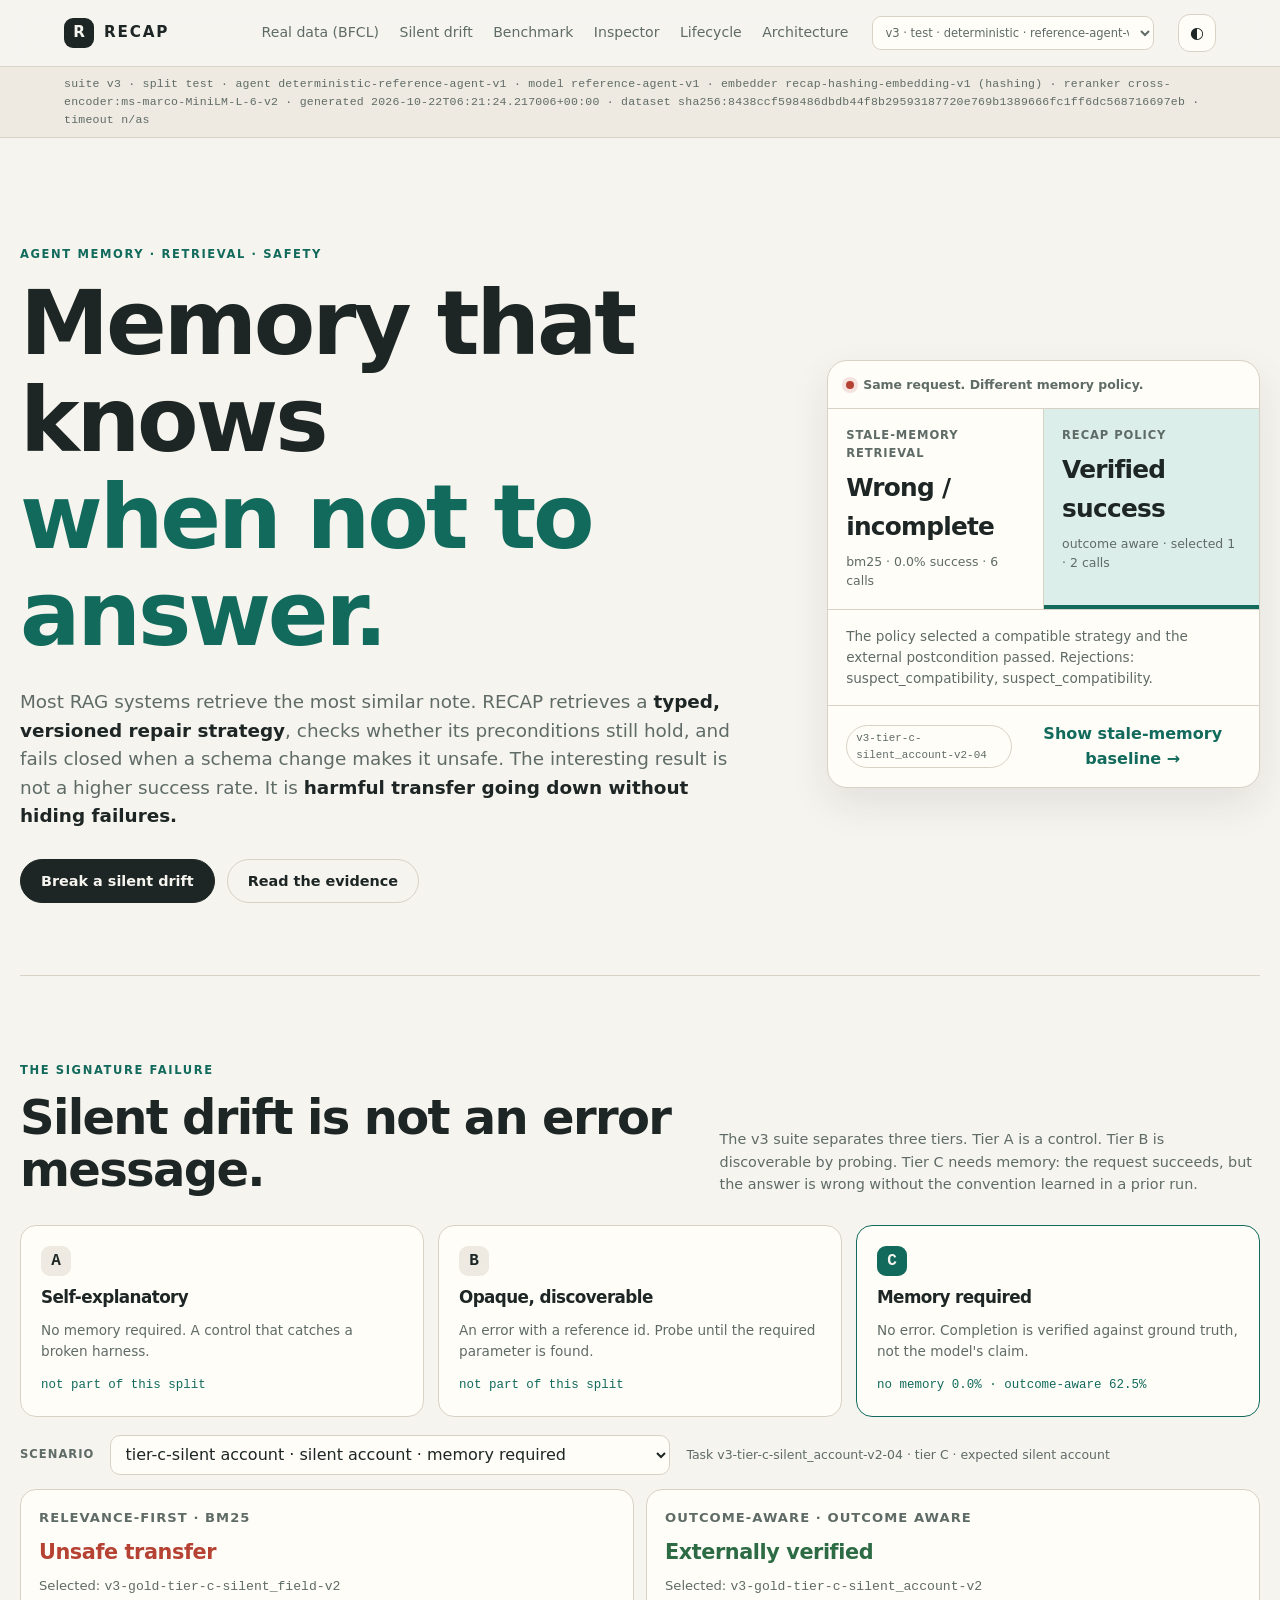
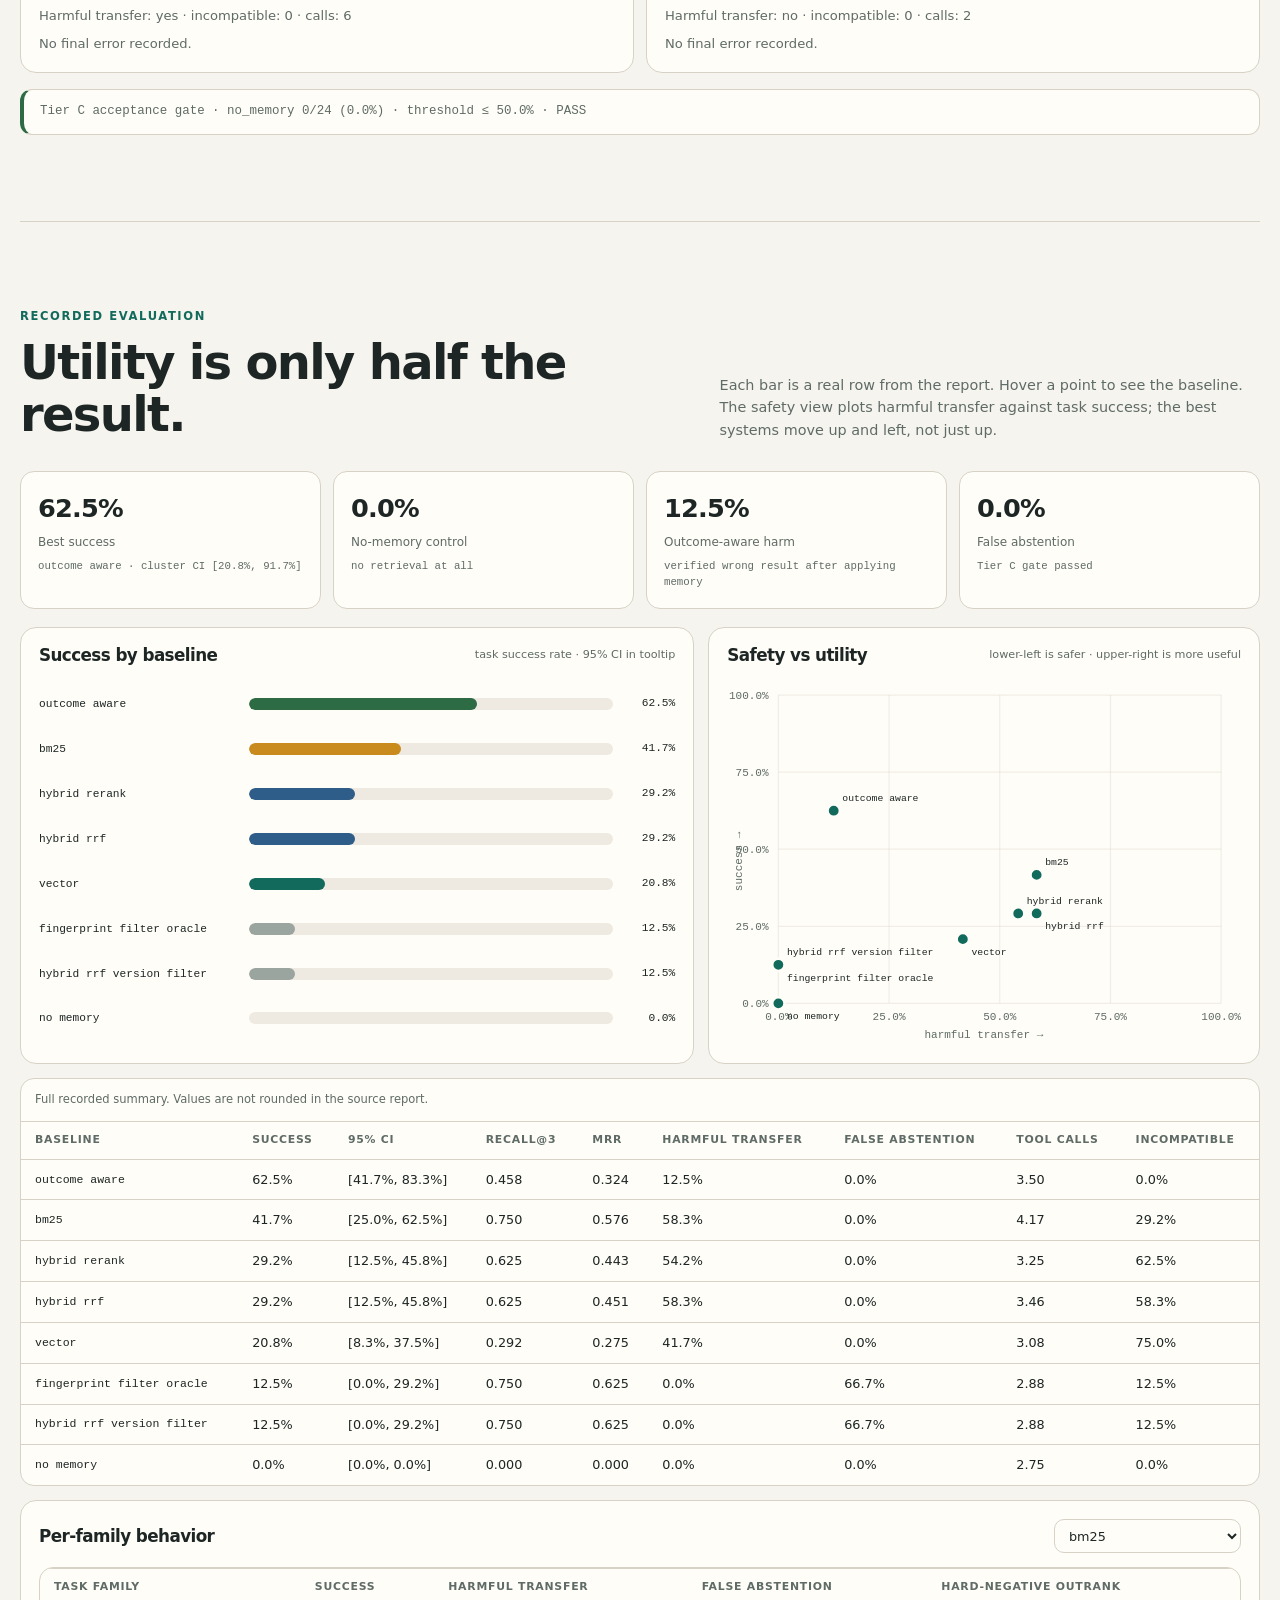
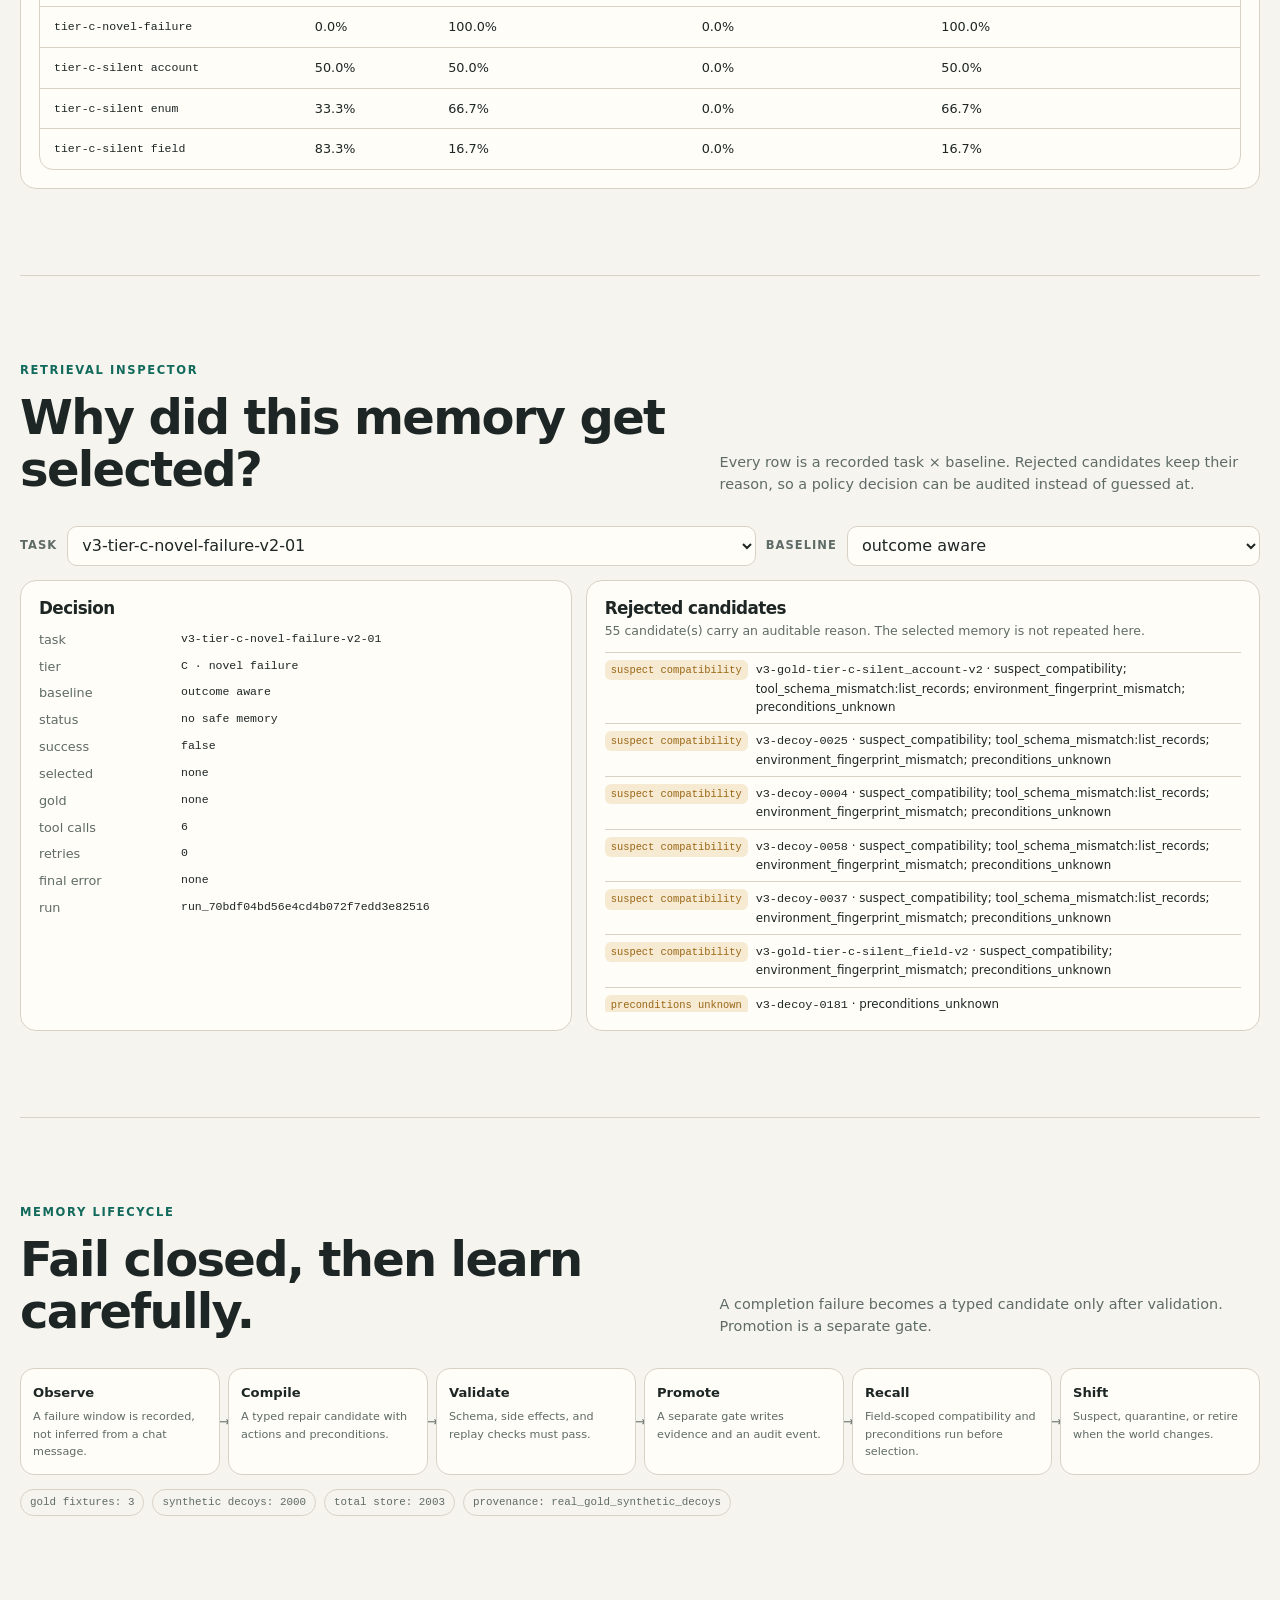
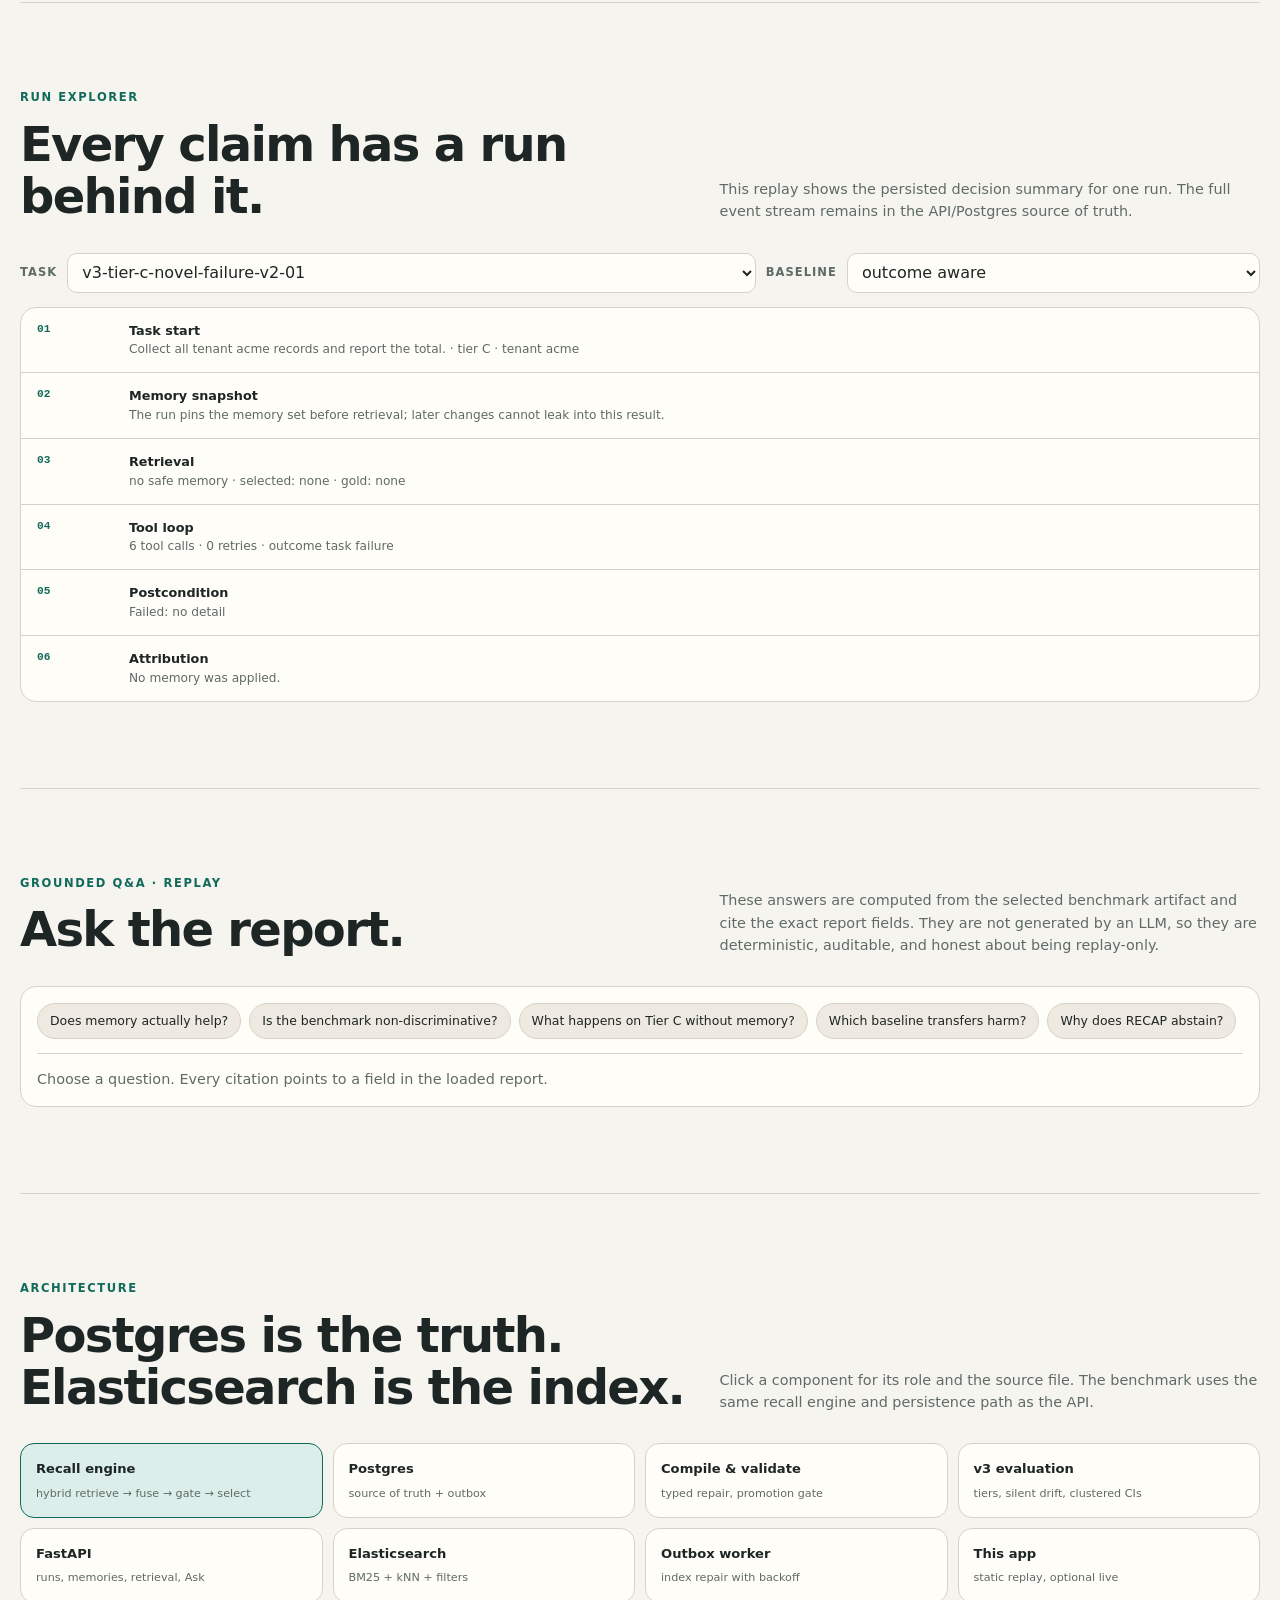
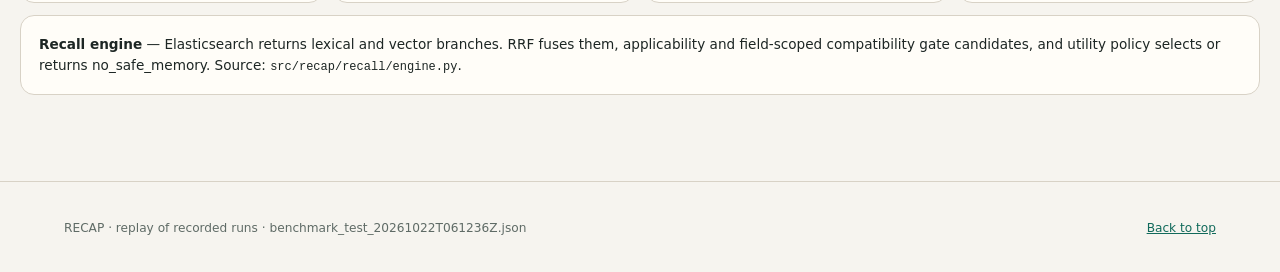
<file: web/index.html>
<!doctype html>
<html lang="en">
  <head>
    <meta charset="utf-8" />
    <meta name="viewport" content="width=device-width, initial-scale=1" />
    <meta name="color-scheme" content="dark light" />
    <meta
      name="description"
      content="RECAP: inspect silent drift, retrieval decisions, and safety-vs-utility tradeoffs from recorded agent-memory benchmark runs."
    />
    <title>RECAP — agent memory that knows when not to answer</title>
    <link rel="icon" href="favicon.svg" type="image/svg+xml" />
    <link rel="stylesheet" href="styles.css" />
  </head>
  <body>
    <a class="skip-link" href="#main">Skip to content</a>
    <header class="site-header">
      <a class="brand" href="#top" aria-label="RECAP home">
        <span class="brand-mark" aria-hidden="true">R</span>
        <span>RECAP</span>
      </a>
      <nav aria-label="Primary navigation">
        <a href="real-data.html">Real data (BFCL)</a>
        <a href="#drift">Silent drift</a>
        <a href="#benchmark">Benchmark</a>
        <a href="#inspector">Inspector</a>
        <a href="#lifecycle">Lifecycle</a>
        <a href="#architecture">Architecture</a>
      </nav>
      <select class="dataset-select" id="dataset-select" aria-label="Recorded dataset"></select>
      <button class="theme-toggle" id="theme-toggle" type="button" aria-label="Toggle colour theme">
        <span aria-hidden="true">◐</span>
      </button>
    </header>

    <div class="provenance" id="provenance" role="status">
      Loading recorded run provenance…
    </div>

    <main id="main">
      <section class="hero" id="top">
        <div class="hero-copy">
          <p class="eyebrow">Agent memory · retrieval · safety</p>
          <h1>Memory that knows<br /><span>when not to answer.</span></h1>
          <p class="lede">
            Most RAG systems retrieve the most similar note. RECAP retrieves a
            <strong>typed, versioned repair strategy</strong>, checks whether its
            preconditions still hold, and fails closed when a schema change makes
            it unsafe. The interesting result is not a higher success rate. It is
            <strong>harmful transfer going down without hiding failures.</strong>
          </p>
          <div class="hero-actions">
            <a class="button primary" href="#drift">Break a silent drift</a>
            <a class="button ghost" href="#benchmark">Read the evidence</a>
          </div>
        </div>
        <aside class="hero-card" aria-labelledby="hero-card-title">
          <div class="card-topline">
            <span class="dot danger"></span>
            <span id="hero-card-title">Same request. Different memory policy.</span>
          </div>
          <div class="compare-grid">
            <button class="compare-option" data-hero="naive" type="button">
              <span class="compare-label">Stale-memory retrieval</span>
              <strong id="hero-naive-result">—</strong>
              <span id="hero-naive-detail">—</span>
            </button>
            <button class="compare-option active" data-hero="recap" type="button">
              <span class="compare-label">RECAP policy</span>
              <strong id="hero-recap-result">—</strong>
              <span id="hero-recap-detail">—</span>
            </button>
          </div>
          <div class="hero-explain" id="hero-explain">
            The legacy parameter is accepted but silently ignored. The result looks
            successful while the record set is incomplete.
          </div>
          <div class="hero-footer">
            <span class="chip" id="hero-task">recorded task</span>
            <button class="link-button" id="hero-swap" type="button">Swap outcome →</button>
          </div>
        </aside>
      </section>

      <section class="section" id="drift">
        <div class="section-heading">
          <div>
            <p class="eyebrow">The signature failure</p>
            <h2>Silent drift is not an error message.</h2>
          </div>
          <p class="section-note">
            The v3 suite separates three tiers. Tier A is a control. Tier B is
            discoverable by probing. Tier C needs memory: the request succeeds, but
            the answer is wrong without the convention learned in a prior run.
          </p>
        </div>

        <div class="tier-grid" id="tier-grid">
          <article class="tier-card">
            <span class="tier">A</span>
            <h3>Self-explanatory</h3>
            <p>No memory required. A control that catches a broken harness.</p>
            <div class="tier-stat" id="tier-a">—</div>
          </article>
          <article class="tier-card">
            <span class="tier">B</span>
            <h3>Opaque, discoverable</h3>
            <p>An error with a reference id. Probe until the required parameter is found.</p>
            <div class="tier-stat" id="tier-b">—</div>
          </article>
          <article class="tier-card tier-c">
            <span class="tier">C</span>
            <h3>Memory required</h3>
            <p>No error. Completion is verified against ground truth, not the model's claim.</p>
            <div class="tier-stat" id="tier-c">—</div>
          </article>
        </div>

        <div class="drift-panel">
          <div class="drift-controls">
            <label for="drift-scenario">Scenario</label>
            <select id="drift-scenario"></select>
            <p class="hint" id="drift-hint">
              Pick a silent scenario to compare a relevance-only baseline with the
              outcome-aware policy on the same recorded task.
            </p>
          </div>
          <div class="drift-comparison" id="drift-comparison"></div>
        </div>

        <div class="gate" id="gate" aria-live="polite">Checking the v3 acceptance gate…</div>
      </section>

      <section class="section" id="benchmark">
        <div class="section-heading">
          <div>
            <p class="eyebrow">Recorded evaluation</p>
            <h2>Utility is only half the result.</h2>
          </div>
          <p class="section-note">
            Each bar is a real row from the report. Hover a point to see the
            baseline. The safety view plots harmful transfer against task success;
            the best systems move up and left, not just up.
          </p>
        </div>

        <div class="stat-row" id="stat-row"></div>

        <div class="chart-grid">
          <article class="panel bars-panel">
            <div class="panel-heading">
              <h3>Success by baseline</h3>
              <span class="panel-caption">task success rate · 95% CI in tooltip</span>
            </div>
            <div class="bars" id="success-bars" role="img" aria-label="Task success rate by baseline"></div>
          </article>
          <article class="panel">
            <div class="panel-heading">
              <h3>Safety vs utility</h3>
              <span class="panel-caption">lower-left is safer · upper-right is more useful</span>
            </div>
            <div class="scatter-wrap">
              <svg id="scatter" viewBox="0 0 420 300" role="img" aria-label="Harmful transfer versus task success"></svg>
            </div>
          </article>
        </div>

        <div class="table-wrap">
          <table>
            <caption>Full recorded summary. Values are not rounded in the source report.</caption>
            <thead>
              <tr>
                <th scope="col">Baseline</th>
                <th scope="col">Success</th>
                <th scope="col">95% CI</th>
                <th scope="col">Recall@3</th>
                <th scope="col">MRR</th>
                <th scope="col">Harmful transfer</th>
                <th scope="col">False abstention</th>
                <th scope="col">Tool calls</th>
                <th scope="col">Incompatible</th>
              </tr>
            </thead>
            <tbody id="summary-body"></tbody>
          </table>
        </div>

        <div class="panel family-panel">
          <div class="panel-heading">
            <h3>Per-family behavior</h3>
            <select id="family-baseline" aria-label="Baseline for family table"></select>
          </div>
          <div class="table-wrap">
            <table>
              <thead>
                <tr>
                  <th scope="col">Task family</th>
                  <th scope="col">Success</th>
                  <th scope="col">Harmful transfer</th>
                  <th scope="col">False abstention</th>
                  <th scope="col">Hard-negative outrank</th>
                </tr>
              </thead>
              <tbody id="family-body"></tbody>
            </table>
          </div>
        </div>
      </section>

      <section class="section" id="inspector">
        <div class="section-heading">
          <div>
            <p class="eyebrow">Retrieval inspector</p>
            <h2>Why did this memory get selected?</h2>
          </div>
          <p class="section-note">
            Every row is a recorded task × baseline. Rejected candidates keep their
            reason, so a policy decision can be audited instead of guessed at.
          </p>
        </div>
        <div class="inspector-controls">
          <label for="inspect-task">Task</label>
          <select id="inspect-task"></select>
          <label for="inspect-baseline">Baseline</label>
          <select id="inspect-baseline"></select>
        </div>
        <div class="inspector" id="inspector-content"></div>
      </section>

      <section class="section" id="lifecycle">
        <div class="section-heading">
          <div>
            <p class="eyebrow">Memory lifecycle</p>
            <h2>Fail closed, then learn carefully.</h2>
          </div>
          <p class="section-note">
            A completion failure becomes a typed candidate only after validation.
            Promotion is a separate gate.
          </p>
        </div>
        <div class="lifecycle" id="lifecycle-flow" aria-label="Memory lifecycle"></div>
        <div class="store-strip" id="store-strip"></div>
      </section>

      <section class="section" id="runs">
        <div class="section-heading">
          <div>
            <p class="eyebrow">Run explorer</p>
            <h2>Every claim has a run behind it.</h2>
          </div>
          <p class="section-note">
            This replay shows the persisted decision summary for one run. The full
            event stream remains in the API/Postgres source of truth.
          </p>
        </div>
        <div class="inspector-controls">
          <label for="run-task">Task</label>
          <select id="run-task"></select>
          <label for="run-baseline">Baseline</label>
          <select id="run-baseline"></select>
        </div>
        <div class="timeline" id="timeline"></div>
      </section>

      <section class="section" id="ask">
        <div class="section-heading">
          <div>
            <p class="eyebrow">Grounded Q&amp;A · replay</p>
            <h2>Ask the report.</h2>
          </div>
          <p class="section-note">
            These answers are computed from the selected benchmark artifact and
            cite the exact report fields. They are not generated by an LLM, so they
            are deterministic, auditable, and honest about being replay-only.
          </p>
        </div>
        <div class="ask-box">
          <div class="ask-buttons" id="ask-buttons"></div>
          <div class="answer" id="answer" aria-live="polite">
            Choose a question. Every citation points to a field in the loaded report.
          </div>
        </div>
      </section>

      <section class="section" id="architecture">
        <div class="section-heading">
          <div>
            <p class="eyebrow">Architecture</p>
            <h2>Postgres is the truth. Elasticsearch is the index.</h2>
          </div>
          <p class="section-note">
            Click a component for its role and the source file. The benchmark uses
            the same recall engine and persistence path as the API.
          </p>
        </div>
        <div class="architecture" id="architecture-grid"></div>
      </section>

    </main>

    <footer class="site-footer">
      <p>RECAP · replay of recorded runs · <span id="footer-source">source pending</span></p>
      <p><a href="#top">Back to top</a></p>
    </footer>

    <script src="app.js" defer></script>
  </body>
</html>
</file>
<file: web/styles.css>
:root {
  --bg: #f6f4ef;
  --surface: #fffdf8;
  --surface-2: #eeeae1;
  --ink: #1d2624;
  --muted: #5f6b66;
  --line: #d8d2c6;
  --accent: #116a5b;
  --accent-2: #0d4d43;
  --accent-soft: #dceee9;
  --danger: #b54232;
  --danger-soft: #f6e2de;
  --warn: #9a6614;
  --warn-soft: #f6ead3;
  --ok: #2d6b45;
  --shadow: 0 16px 40px rgba(29, 38, 36, 0.09);
  --radius: 20px;
  --mono: "Cascadia Code", "SFMono-Regular", Consolas, monospace;
  --sans: "Segoe UI", system-ui, -apple-system, sans-serif;
}

[data-theme="dark"] {
  --bg: #101614;
  --surface: #171f1c;
  --surface-2: #202a26;
  --ink: #edf3ef;
  --muted: #a7b5ae;
  --line: #33413b;
  --accent: #5fd0b7;
  --accent-2: #8de8d3;
  --accent-soft: #173a33;
  --danger: #f18d7f;
  --danger-soft: #3b211d;
  --warn: #e7b766;
  --warn-soft: #362b18;
  --ok: #84d9a8;
  --shadow: 0 16px 40px rgba(0, 0, 0, 0.35);
}

* {
  box-sizing: border-box;
}

html {
  scroll-behavior: smooth;
  scroll-padding-top: 88px;
}

body {
  margin: 0;
  background: var(--bg);
  color: var(--ink);
  font-family: var(--sans);
  line-height: 1.55;
  -webkit-font-smoothing: antialiased;
}

a {
  color: inherit;
}

button,
select {
  font: inherit;
}

.skip-link {
  position: absolute;
  left: -999px;
  top: 12px;
  z-index: 20;
  background: var(--surface);
  padding: 10px 16px;
  border-radius: 10px;
}

.skip-link:focus {
  left: 12px;
}

.site-header {
  position: sticky;
  top: 0;
  z-index: 10;
  display: flex;
  align-items: center;
  gap: 24px;
  padding: 14px clamp(18px, 5vw, 64px);
  background: color-mix(in srgb, var(--bg) 88%, transparent);
  backdrop-filter: blur(14px);
  border-bottom: 1px solid var(--line);
}

.brand {
  display: flex;
  align-items: center;
  gap: 10px;
  text-decoration: none;
  font-weight: 800;
  letter-spacing: 0.12em;
  font-size: 0.95rem;
}

.brand-mark {
  display: grid;
  place-items: center;
  width: 30px;
  height: 30px;
  border-radius: 9px;
  background: var(--ink);
  color: var(--bg);
  font-weight: 900;
  letter-spacing: 0;
}

.site-header nav {
  display: flex;
  gap: 22px;
  margin-left: auto;
  font-size: 0.88rem;
}

.site-header nav a {
  color: var(--muted);
  text-decoration: none;
}

.site-header nav a:hover,
.site-header nav a:focus-visible {
  color: var(--accent);
}

.theme-toggle {
  border: 1px solid var(--line);
  background: var(--surface);
  color: var(--ink);
  width: 38px;
  height: 38px;
  border-radius: 12px;
  cursor: pointer;
}

.dataset-select {
  width: auto;
  max-width: 310px;
  min-height: 34px;
  padding: 4px 8px;
  border: 1px solid var(--line);
  border-radius: 9px;
  background: var(--surface);
  color: var(--muted);
  font-size: 0.72rem;
}

@media (max-width: 900px) {
  .dataset-select {
    display: none;
  }
}

.provenance {
  padding: 8px clamp(18px, 5vw, 64px);
  background: var(--surface-2);
  border-bottom: 1px solid var(--line);
  color: var(--muted);
  font-family: var(--mono);
  font-size: 0.72rem;
  letter-spacing: 0.02em;
  overflow-wrap: anywhere;
}

main {
  width: min(1240px, calc(100% - 36px));
  margin: 0 auto;
}

.hero {
  display: grid;
  grid-template-columns: minmax(0, 1.35fr) minmax(300px, 0.8fr);
  gap: clamp(28px, 6vw, 80px);
  align-items: center;
  padding: clamp(48px, 9vw, 108px) 0 clamp(38px, 6vw, 72px);
}

.eyebrow {
  margin: 0 0 12px;
  text-transform: uppercase;
  letter-spacing: 0.14em;
  font-size: 0.72rem;
  font-weight: 800;
  color: var(--accent);
}

h1,
h2,
h3 {
  line-height: 1.08;
  letter-spacing: -0.035em;
}

h1 {
  margin: 0;
  font-size: clamp(2.7rem, 7vw, 5.6rem);
  font-weight: 850;
}

h1 span {
  color: var(--accent);
}

h2 {
  margin: 0;
  font-size: clamp(1.8rem, 4vw, 3rem);
}

h3 {
  margin: 0;
  font-size: 1.05rem;
}

.lede {
  max-width: 62ch;
  margin: 26px 0 0;
  color: var(--muted);
  font-size: clamp(1rem, 1.6vw, 1.15rem);
}

.lede strong {
  color: var(--ink);
}

.hero-actions {
  display: flex;
  flex-wrap: wrap;
  gap: 12px;
  margin-top: 28px;
}

.button {
  display: inline-flex;
  align-items: center;
  justify-content: center;
  min-height: 44px;
  padding: 0 20px;
  border-radius: 999px;
  border: 1px solid var(--line);
  text-decoration: none;
  font-weight: 700;
  font-size: 0.9rem;
}

.button.primary {
  background: var(--ink);
  color: var(--bg);
  border-color: var(--ink);
}

.button.ghost {
  background: transparent;
}

.button:hover,
.button:focus-visible {
  transform: translateY(-1px);
}

.micro {
  margin: 18px 0 0;
  color: var(--muted);
  font-size: 0.78rem;
}

.hero-card {
  border: 1px solid var(--line);
  border-radius: var(--radius);
  background: var(--surface);
  box-shadow: var(--shadow);
  overflow: hidden;
}

.card-topline {
  display: flex;
  align-items: center;
  gap: 9px;
  padding: 14px 18px;
  border-bottom: 1px solid var(--line);
  font-size: 0.78rem;
  font-weight: 700;
  color: var(--muted);
}

.dot {
  width: 8px;
  height: 8px;
  border-radius: 50%;
  display: inline-block;
}

.dot.danger {
  background: var(--danger);
  box-shadow: 0 0 0 4px var(--danger-soft);
}

.compare-grid {
  display: grid;
  grid-template-columns: 1fr 1fr;
  gap: 1px;
  background: var(--line);
}

.compare-option {
  display: flex;
  flex-direction: column;
  gap: 6px;
  min-height: 150px;
  padding: 18px;
  border: 0;
  background: var(--surface);
  color: var(--ink);
  text-align: left;
  cursor: pointer;
}

.compare-option.active {
  background: var(--accent-soft);
  box-shadow: inset 0 -4px 0 var(--accent);
}

.compare-label {
  color: var(--muted);
  font-size: 0.72rem;
  text-transform: uppercase;
  letter-spacing: 0.08em;
  font-weight: 800;
}

.compare-option strong {
  font-size: 1.55rem;
  letter-spacing: -0.03em;
}

.compare-option span:last-child {
  color: var(--muted);
  font-size: 0.78rem;
}

.hero-explain {
  min-height: 78px;
  padding: 16px 18px;
  border-top: 1px solid var(--line);
  color: var(--muted);
  font-size: 0.85rem;
}

.hero-footer {
  display: flex;
  align-items: center;
  justify-content: space-between;
  gap: 12px;
  padding: 12px 18px;
  border-top: 1px solid var(--line);
}

.chip {
  display: inline-flex;
  align-items: center;
  gap: 6px;
  border: 1px solid var(--line);
  border-radius: 999px;
  padding: 4px 9px;
  font-family: var(--mono);
  font-size: 0.68rem;
  color: var(--muted);
  overflow-wrap: anywhere;
}

.link-button {
  border: 0;
  background: transparent;
  color: var(--accent);
  font-weight: 700;
  cursor: pointer;
  padding: 4px;
}

.section {
  padding: clamp(42px, 7vw, 86px) 0;
  border-top: 1px solid var(--line);
}

.section-heading {
  display: grid;
  grid-template-columns: minmax(0, 1fr) minmax(260px, 0.8fr);
  gap: 24px;
  align-items: end;
  margin-bottom: 30px;
}

.section-note {
  margin: 0;
  color: var(--muted);
  font-size: 0.9rem;
}

.tier-grid {
  display: grid;
  grid-template-columns: repeat(3, 1fr);
  gap: 14px;
}

.tier-card {
  padding: 20px;
  border: 1px solid var(--line);
  border-radius: 16px;
  background: var(--surface);
}

.tier-card.tier-c {
  border-color: var(--accent);
}

.tier {
  display: inline-grid;
  place-items: center;
  width: 30px;
  height: 30px;
  margin-bottom: 12px;
  border-radius: 9px;
  background: var(--surface-2);
  font-family: var(--mono);
  font-weight: 800;
}

.tier-card.tier-c .tier {
  background: var(--accent);
  color: var(--bg);
}

.tier-card p {
  color: var(--muted);
  font-size: 0.85rem;
}

.tier-stat {
  margin-top: 14px;
  font-family: var(--mono);
  font-size: 0.78rem;
  color: var(--accent);
}

.drift-panel {
  display: grid;
  grid-template-columns: 260px minmax(0, 1fr);
  gap: 18px;
  margin-top: 18px;
}

.drift-controls,
.inspector-controls {
  display: flex;
  flex-direction: column;
  gap: 8px;
}

label {
  color: var(--muted);
  font-size: 0.72rem;
  text-transform: uppercase;
  letter-spacing: 0.09em;
  font-weight: 800;
}

select {
  width: 100%;
  min-height: 40px;
  padding: 7px 10px;
  border: 1px solid var(--line);
  border-radius: 10px;
  background: var(--surface);
  color: var(--ink);
}

.hint {
  color: var(--muted);
  font-size: 0.78rem;
  margin: 4px 0 0;
}

.drift-comparison {
  display: grid;
  grid-template-columns: repeat(2, minmax(0, 1fr));
  gap: 12px;
}

.compare-card {
  padding: 18px;
  border: 1px solid var(--line);
  border-radius: 16px;
  background: var(--surface);
}

.compare-card h4 {
  margin: 0 0 8px;
  font-size: 0.82rem;
  text-transform: uppercase;
  letter-spacing: 0.08em;
  color: var(--muted);
}

.compare-card .verdict {
  font-size: 1.3rem;
  font-weight: 800;
  letter-spacing: -0.02em;
}

.verdict.bad {
  color: var(--danger);
}

.verdict.good {
  color: var(--ok);
}

.compare-card p {
  margin: 8px 0 0;
  color: var(--muted);
  font-size: 0.82rem;
}

.gate {
  margin-top: 16px;
  padding: 12px 16px;
  border: 1px solid var(--line);
  border-left: 4px solid var(--accent);
  border-radius: 12px;
  background: var(--surface);
  font-family: var(--mono);
  font-size: 0.78rem;
  color: var(--muted);
}

.stat-row {
  display: grid;
  grid-template-columns: repeat(4, 1fr);
  gap: 12px;
  margin-bottom: 18px;
}

.stat {
  padding: 17px;
  border: 1px solid var(--line);
  border-radius: 14px;
  background: var(--surface);
}

.stat .value {
  display: block;
  font-size: 1.6rem;
  font-weight: 800;
  letter-spacing: -0.03em;
}

.stat .label {
  color: var(--muted);
  font-size: 0.75rem;
}

.stat .detail {
  display: block;
  margin-top: 4px;
  color: var(--muted);
  font-family: var(--mono);
  font-size: 0.67rem;
}

.chart-grid {
  display: grid;
  grid-template-columns: 1.1fr 0.9fr;
  gap: 14px;
}

.panel {
  padding: 18px;
  border: 1px solid var(--line);
  border-radius: 16px;
  background: var(--surface);
}

.panel-heading {
  display: flex;
  align-items: center;
  justify-content: space-between;
  gap: 12px;
  margin-bottom: 14px;
}

.panel-heading select {
  width: auto;
  max-width: 55%;
  min-height: 34px;
  font-size: 0.8rem;
}

.panel-caption {
  color: var(--muted);
  font-size: 0.7rem;
}

.bars {
  display: flex;
  flex-direction: column;
  gap: 10px;
}

.bar-row {
  display: grid;
  grid-template-columns: 150px minmax(0, 1fr) 48px;
  align-items: center;
  gap: 10px;
  font-size: 0.78rem;
}

.bar-label {
  overflow: hidden;
  text-overflow: ellipsis;
  white-space: nowrap;
  font-family: var(--mono);
  font-size: 0.7rem;
}

.bar-track {
  height: 10px;
  border-radius: 999px;
  background: var(--surface-2);
  overflow: hidden;
}

.bar-fill {
  height: 100%;
  border-radius: inherit;
  background: var(--accent);
}

.bar-value {
  text-align: right;
  font-family: var(--mono);
  font-size: 0.7rem;
}

.scatter-wrap svg {
  width: 100%;
  height: auto;
  display: block;
}

.scatter-axis {
  stroke: var(--line);
  stroke-width: 1;
}

.scatter-tick {
  fill: var(--muted);
  font-size: 9px;
  font-family: var(--mono);
}

.scatter-point {
  cursor: pointer;
}

.scatter-point circle {
  fill: var(--accent);
  stroke: var(--surface);
  stroke-width: 2;
}

.scatter-point text {
  fill: var(--ink);
  font-size: 8px;
  font-family: var(--mono);
}

.table-wrap {
  overflow-x: auto;
  margin-top: 14px;
  border: 1px solid var(--line);
  border-radius: 14px;
  background: var(--surface);
}

table {
  width: 100%;
  border-collapse: collapse;
  min-width: 820px;
  font-size: 0.8rem;
}

caption {
  text-align: left;
  padding: 12px 14px;
  color: var(--muted);
  font-size: 0.72rem;
}

th,
td {
  padding: 10px 14px;
  border-top: 1px solid var(--line);
  text-align: left;
  white-space: nowrap;
}

th {
  color: var(--muted);
  font-size: 0.68rem;
  text-transform: uppercase;
  letter-spacing: 0.07em;
}

td:first-child {
  font-family: var(--mono);
  font-size: 0.72rem;
}

tbody tr:hover {
  background: var(--surface-2);
}

.family-panel {
  margin-top: 14px;
}

.inspector-controls {
  display: grid;
  grid-template-columns: auto minmax(180px, 1fr) auto minmax(160px, 0.6fr);
  align-items: center;
  gap: 10px;
  margin-bottom: 14px;
}

.inspector {
  display: grid;
  grid-template-columns: 0.9fr 1.1fr;
  gap: 14px;
}

.inspect-card {
  padding: 18px;
  border: 1px solid var(--line);
  border-radius: 16px;
  background: var(--surface);
}

.kv {
  display: grid;
  grid-template-columns: 130px minmax(0, 1fr);
  gap: 7px 12px;
  font-size: 0.8rem;
}

.kv dt {
  color: var(--muted);
}

.kv dd {
  margin: 0;
  font-family: var(--mono);
  font-size: 0.72rem;
  overflow-wrap: anywhere;
}

.rejections {
  list-style: none;
  padding: 0;
  margin: 12px 0 0;
  max-height: 360px;
  overflow: auto;
}

.rejections li {
  display: flex;
  align-items: flex-start;
  gap: 8px;
  padding: 7px 0;
  border-top: 1px solid var(--line);
  font-size: 0.74rem;
}

.reason {
  flex: 0 0 auto;
  padding: 2px 6px;
  border-radius: 6px;
  background: var(--warn-soft);
  color: var(--warn);
  font-family: var(--mono);
  font-size: 0.65rem;
}

.lifecycle {
  display: grid;
  grid-template-columns: repeat(6, minmax(0, 1fr));
  gap: 8px;
}

.lifecycle-node {
  position: relative;
  padding: 14px 12px;
  border: 1px solid var(--line);
  border-radius: 14px;
  background: var(--surface);
  min-height: 94px;
}

.lifecycle-node::after {
  content: "→";
  position: absolute;
  right: -11px;
  top: 50%;
  transform: translateY(-50%);
  color: var(--muted);
  font-size: 0.8rem;
}

.lifecycle-node:last-child::after {
  content: "";
}

.lifecycle-node strong {
  display: block;
  font-size: 0.82rem;
}

.lifecycle-node span {
  display: block;
  margin-top: 5px;
  color: var(--muted);
  font-size: 0.7rem;
}

.store-strip {
  display: flex;
  flex-wrap: wrap;
  gap: 8px;
  margin-top: 14px;
}

.store-strip .chip {
  font-size: 0.68rem;
}

.timeline {
  display: flex;
  flex-direction: column;
  gap: 0;
  border: 1px solid var(--line);
  border-radius: 16px;
  overflow: hidden;
  background: var(--surface);
}

.timeline-step {
  display: grid;
  grid-template-columns: 78px minmax(0, 1fr);
  gap: 14px;
  padding: 13px 16px;
  border-top: 1px solid var(--line);
  font-size: 0.8rem;
}

.timeline-step:first-child {
  border-top: 0;
}

.timeline-step .step-no {
  color: var(--accent);
  font-family: var(--mono);
  font-size: 0.7rem;
  font-weight: 700;
}

.timeline-step .step-detail {
  color: var(--muted);
  font-size: 0.76rem;
}

.ask-box {
  border: 1px solid var(--line);
  border-radius: 16px;
  background: var(--surface);
  padding: 16px;
}

.ask-buttons {
  display: flex;
  flex-wrap: wrap;
  gap: 8px;
}

.ask-buttons button {
  border: 1px solid var(--line);
  border-radius: 999px;
  background: var(--surface-2);
  color: var(--ink);
  padding: 7px 12px;
  font-size: 0.78rem;
  cursor: pointer;
}

.ask-buttons button:hover,
.ask-buttons button:focus-visible {
  border-color: var(--accent);
}

.answer {
  margin-top: 14px;
  padding-top: 14px;
  border-top: 1px solid var(--line);
  color: var(--muted);
  font-size: 0.9rem;
}

.answer strong {
  color: var(--ink);
}

.citation {
  display: inline-block;
  margin: 4px 4px 0 0;
  padding: 2px 6px;
  border-radius: 6px;
  background: var(--accent-soft);
  color: var(--accent);
  font-family: var(--mono);
  font-size: 0.67rem;
}

.architecture {
  display: grid;
  grid-template-columns: repeat(4, 1fr);
  gap: 10px;
}

.arch-card {
  text-align: left;
  padding: 15px;
  border: 1px solid var(--line);
  border-radius: 14px;
  background: var(--surface);
  color: var(--ink);
  cursor: pointer;
}

.arch-card:hover,
.arch-card:focus-visible,
.arch-card.active {
  border-color: var(--accent);
  background: var(--accent-soft);
}

.arch-card strong {
  display: block;
  font-size: 0.82rem;
}

.arch-card span {
  display: block;
  margin-top: 5px;
  color: var(--muted);
  font-size: 0.7rem;
}

.arch-detail {
  margin-top: 12px;
  padding: 18px;
  border: 1px solid var(--line);
  border-radius: 14px;
  background: var(--surface);
  font-size: 0.85rem;
}

.arch-detail code {
  font-family: var(--mono);
  font-size: 0.75rem;
}

.limitations ul {
  max-width: 900px;
  color: var(--muted);
  font-size: 0.9rem;
}

.site-footer {
  display: flex;
  justify-content: space-between;
  gap: 16px;
  padding: 24px clamp(18px, 5vw, 64px);
  border-top: 1px solid var(--line);
  color: var(--muted);
  font-size: 0.76rem;
}

.site-footer a {
  color: var(--accent);
}

@media (max-width: 980px) {
  .hero,
  .section-heading,
  .chart-grid,
  .inspector {
    grid-template-columns: 1fr;
  }

  .hero {
    padding-top: 48px;
  }

  .tier-grid,
  .stat-row {
    grid-template-columns: repeat(2, 1fr);
  }

  .lifecycle {
    grid-template-columns: repeat(3, 1fr);
  }

  .architecture {
    grid-template-columns: repeat(2, 1fr);
  }

  .drift-panel {
    grid-template-columns: 1fr;
  }

  .site-header nav {
    display: none;
  }
}

@media (max-width: 640px) {
  .tier-grid,
  .stat-row,
  .drift-comparison,
  .lifecycle,
  .architecture,
  .inspector-controls {
    grid-template-columns: 1fr;
  }

  .bar-row {
    grid-template-columns: 105px minmax(0, 1fr) 44px;
  }

  .lifecycle-node::after {
    content: "↓";
    right: auto;
    left: 50%;
    top: auto;
    bottom: -12px;
    transform: translateX(-50%);
  }

  .site-footer {
    flex-direction: column;
  }
}

@media (prefers-reduced-motion: reduce) {
  html {
    scroll-behavior: auto;
  }

  * {
    transition: none !important;
  }
}

/* recap-tighten */
:root { --info: #2f5d8a; }
[data-theme="dark"] { --info: #8db8e8; }

/* Utility bars: .bar-fill is a <span> inside the track, so it was never given a size. */
.bar-fill { display: block; width: 0; min-width: 0; transition: width 0.7s cubic-bezier(0.2, 0.7, 0.2, 1); }
.bar-track { height: 12px; }
.bar-fill.ok { background: var(--ok); }
.bar-fill.warn { background: #c98a1e; }
.bar-fill.info { background: var(--info); }
.bar-fill.mute { background: #9aa59f; }
.bar-row { grid-template-columns: clamp(120px, 32%, 200px) minmax(0, 1fr) 52px; }
.bar-label { white-space: normal; overflow: visible; text-overflow: clip; overflow-wrap: anywhere; line-height: 1.25; }
.bars-panel { display: flex; flex-direction: column; }
.bars-panel .bars { flex: 1; justify-content: space-evenly; }
@media (prefers-reduced-motion: reduce) { .bar-fill { transition: none; } }

/* Silent drift: scenario picker becomes a full-width toolbar, so its text is never clipped
   and it scales from phone to ultrawide. */
.drift-panel { grid-template-columns: 1fr; gap: 14px; }
.drift-controls { flex-direction: row; flex-wrap: wrap; align-items: center; gap: 10px 16px; }
.drift-panel > * { min-width: 0; }
.drift-controls select { flex: 0 1 clamp(280px, 46vw, 560px); width: auto; min-width: 0; max-width: 100%; text-overflow: ellipsis; }
.drift-controls .hint { flex: 1 1 260px; margin: 0; }
@media (max-width: 640px) { .drift-controls select { flex-basis: 100%; } }
@media (min-width: 641px) and (max-width: 980px) { .tier-grid { grid-template-columns: repeat(3, 1fr); } }

/* Header: nav, embedder select and theme button used to overflow between ~980px and ~1100px. */
.site-header { flex-wrap: wrap; gap: 10px clamp(12px, 2vw, 24px); }
.site-header nav { gap: clamp(12px, 1.6vw, 22px); flex-wrap: wrap; }
.dataset-select { max-width: clamp(170px, 22vw, 310px); min-width: 0; }
</file>
